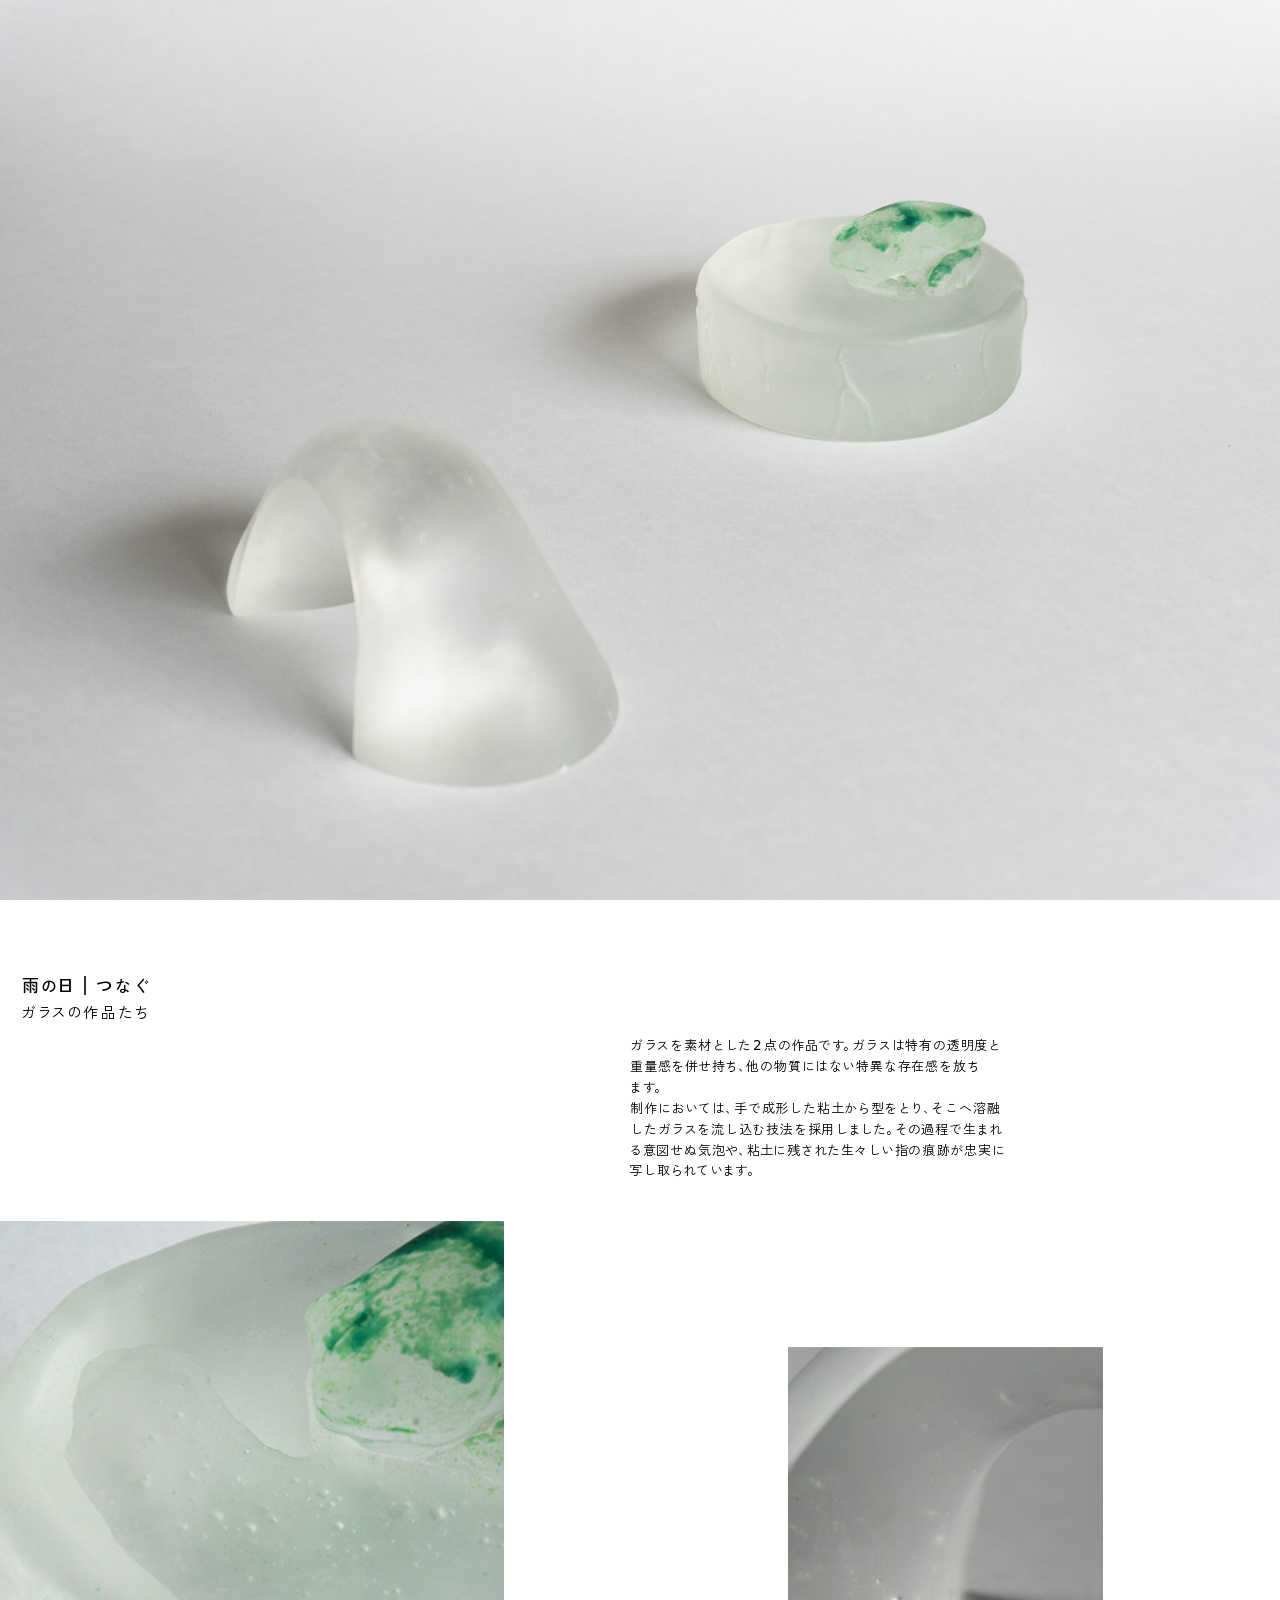
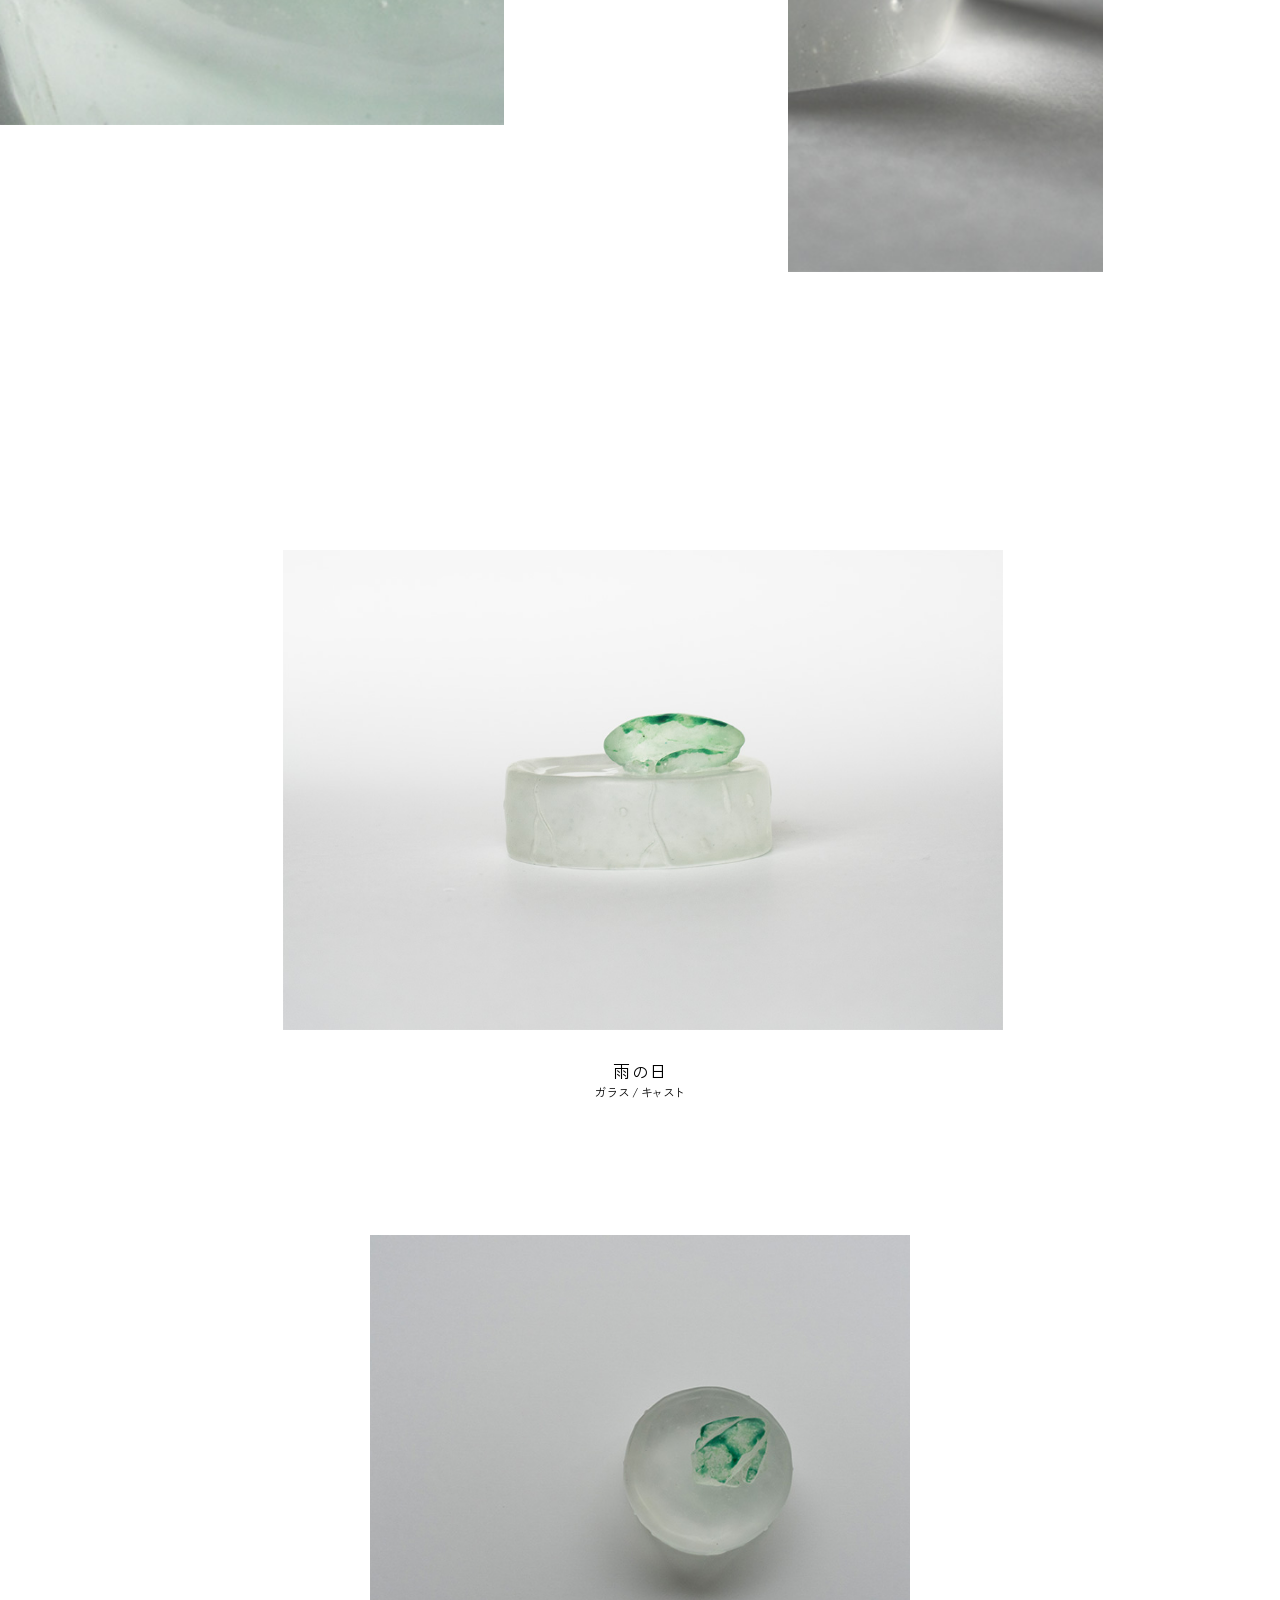
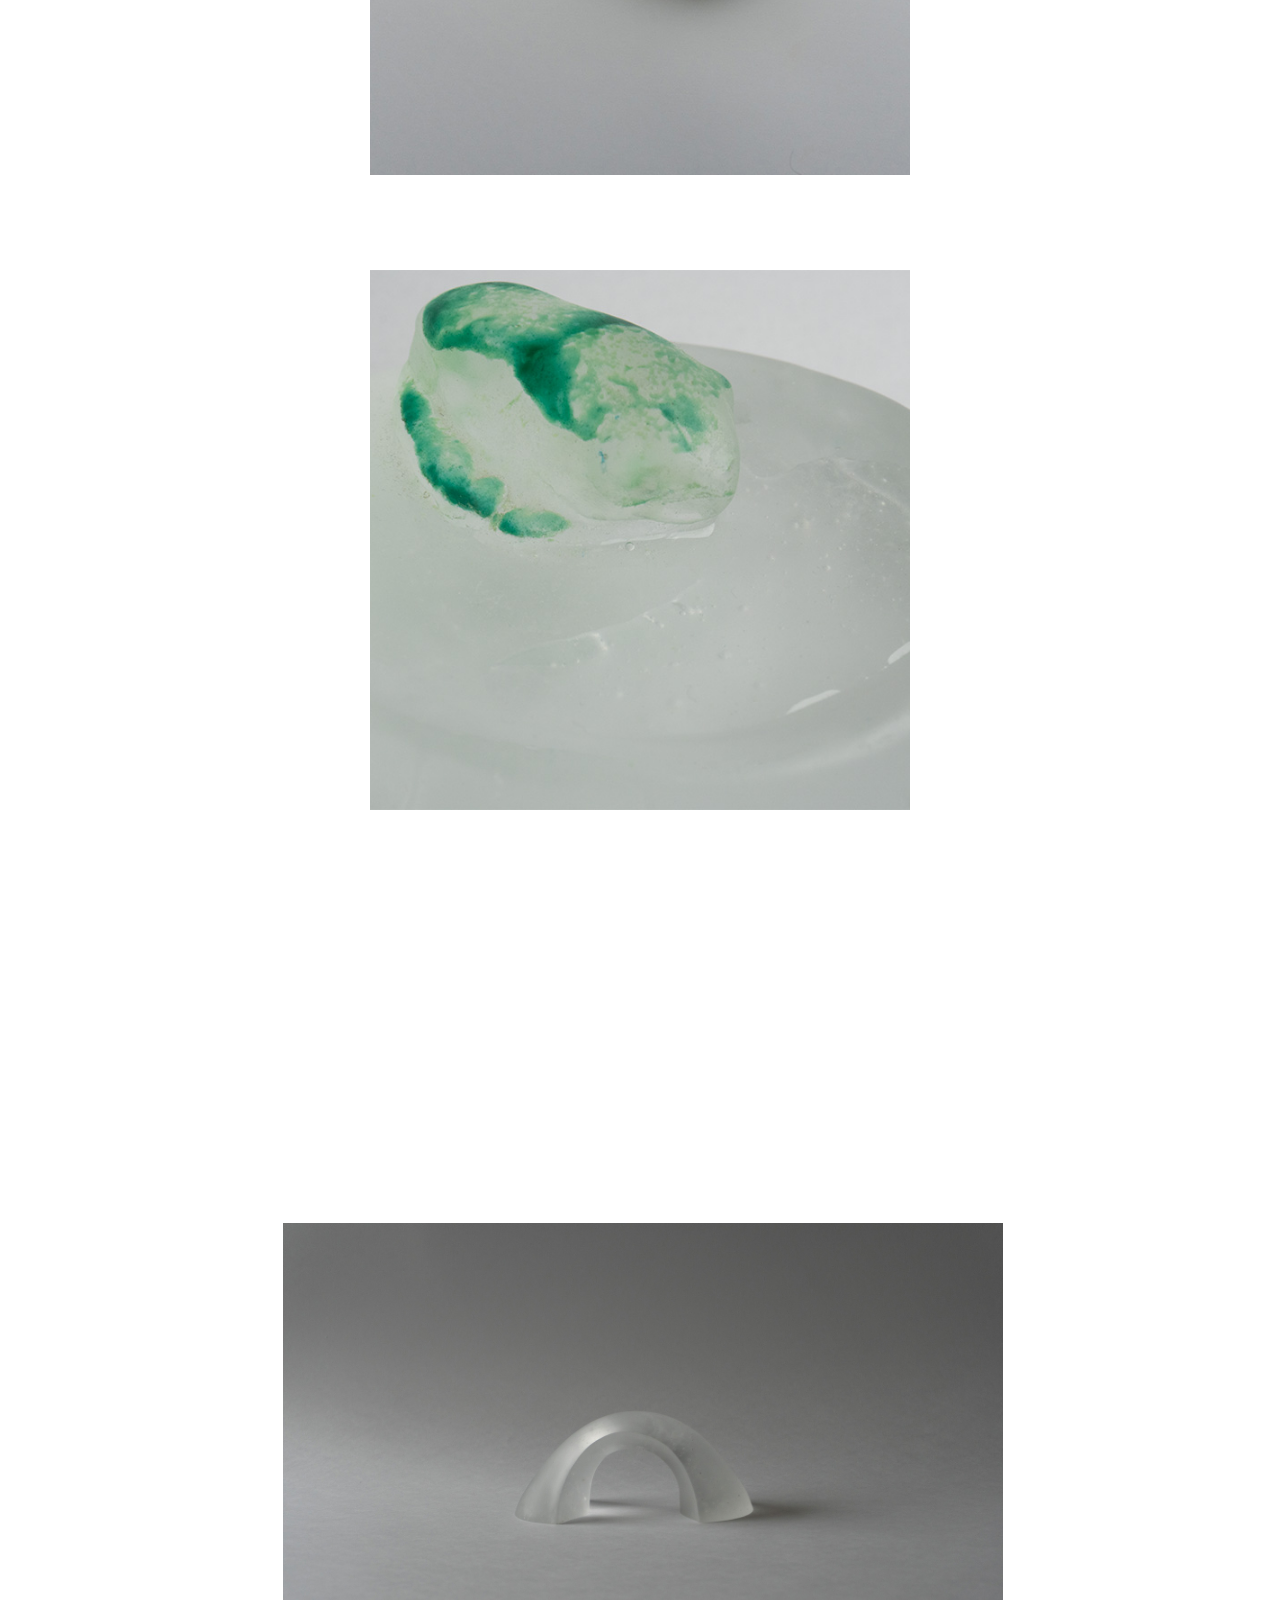
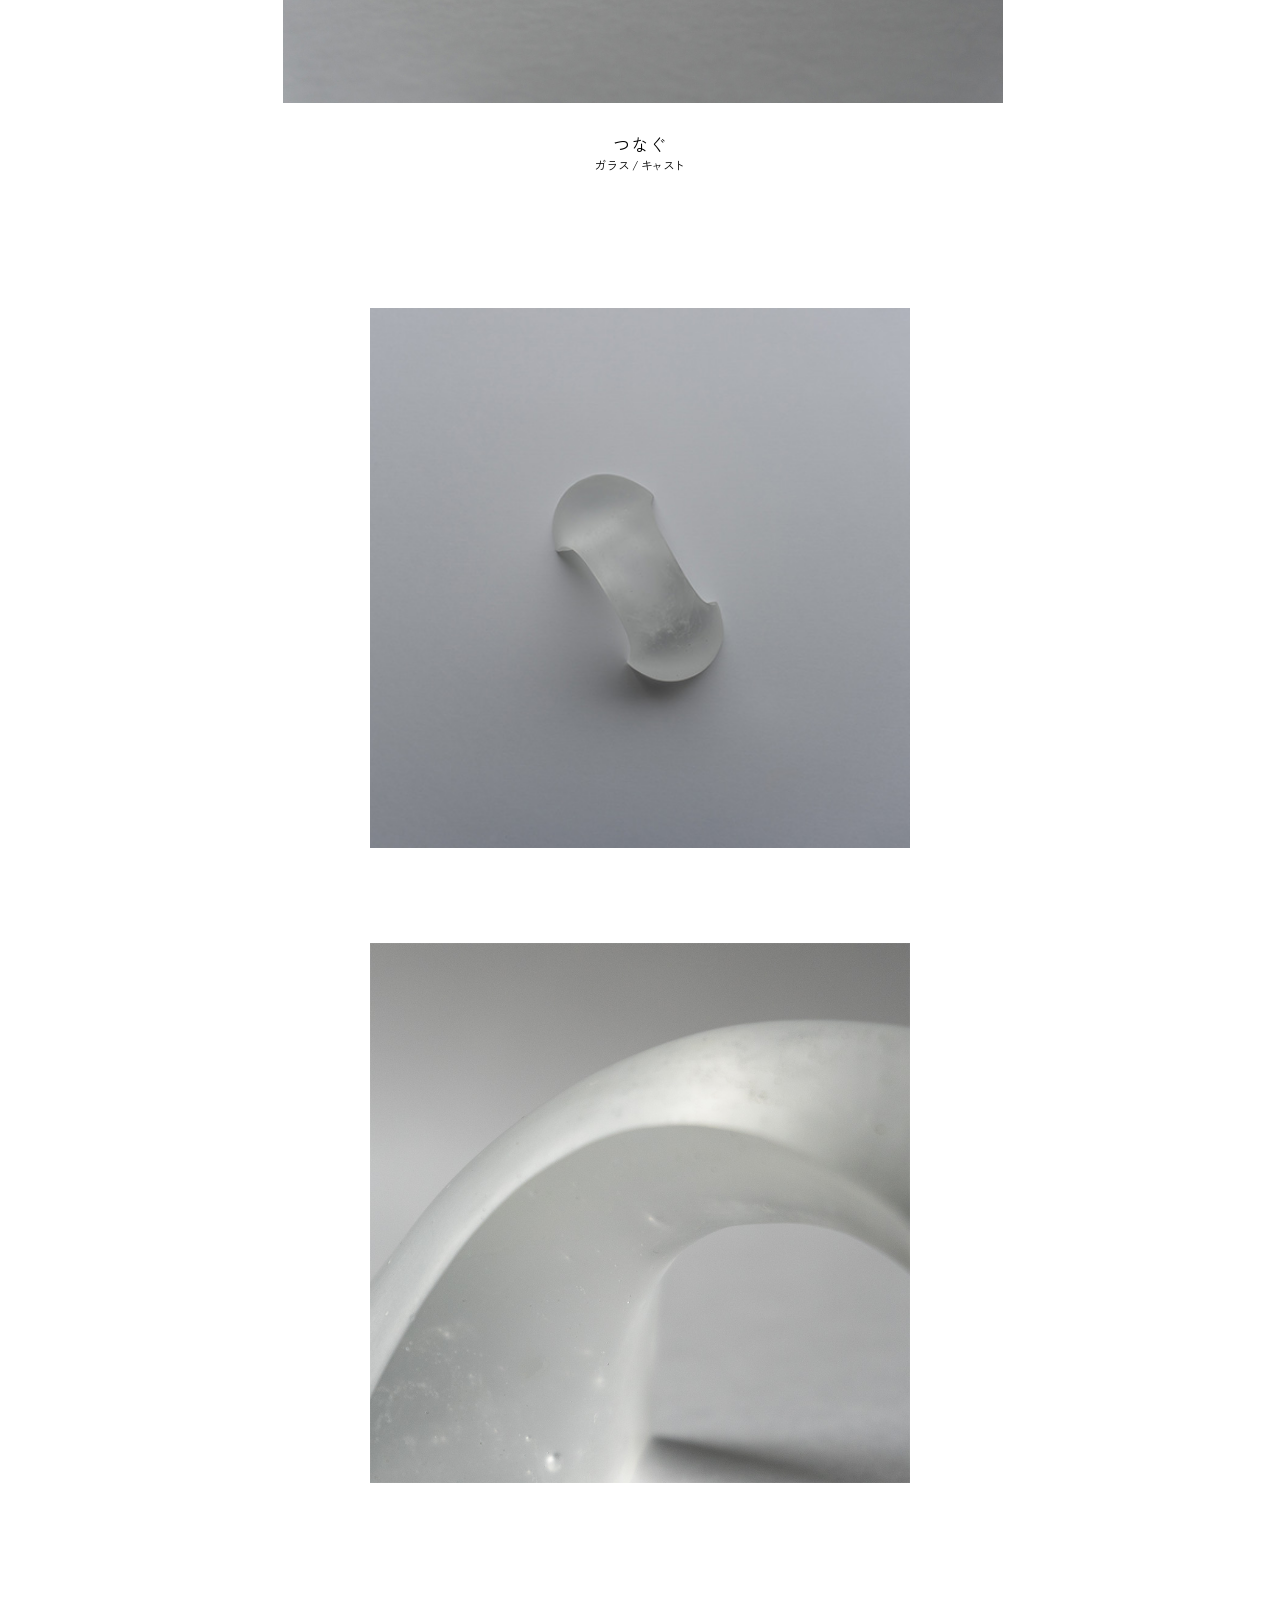
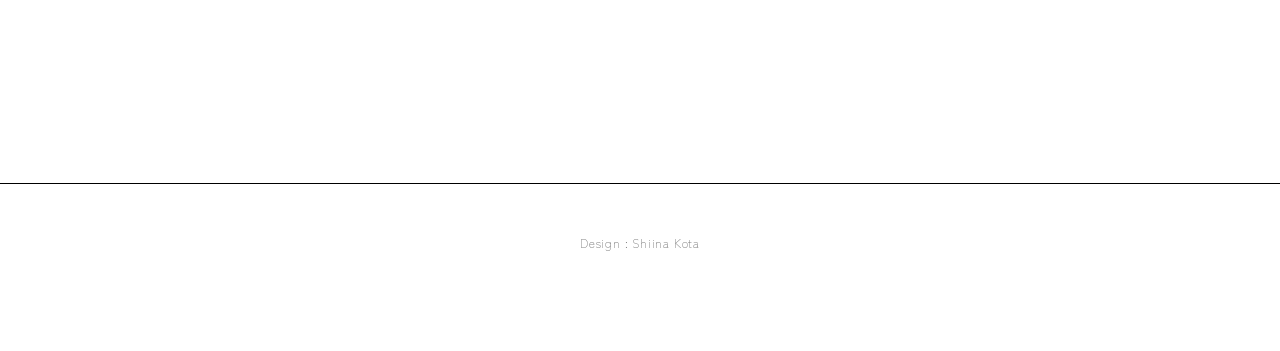
<file: index.html>
<!doctype html>
<html lang="ja">
<head>
	<meta charset="UTF-8">
	<meta name="viewport" content="width=device-width,initial-scale=1,viewport-fit=cover">
	<title>ガラスの作品たち</title>
	<link rel="stylesheet" href="css/style.css">
</head>
<body>
<div class="main" id="top">
	<img class="main-image" src="image/hero.jpg">
</div>

<div class="f-container">
	<div class="f-item-a">
		<div class="text-1">
			<div class="title-container">
				<h3>
					<span class="k-plus-05">雨</span><span class="no">の</span><span class="hi">日</span>
				</h3>
				<div class="title-line"></div>
				<h3>
					<span class="k-plus-05">つ</span><span class="na">な<span class="k-minus-05"><span class="gu">ぐ</span></span></span>
				</h3>
			</div>
		
			<p class="subtitle">
				ガラ<span class="k-minus-1">ス</span><span class="k-plus-05">の</span><span class="k-plus-1">作</span><span class="k-plus-1">品</span>たち
			</p>
		</div>
	</div>
	<div class="f-item-b">
		<div class="text-2">
			<p class="lead">
				<span>ガラ<span class="k-minus-1">ス</span></span>を素材と<span class="k-minus-05">し</span><span class="k-minus-05">た</span><span><span class="num">2</span>点</span>の<span class="k-minus-05">作</span>品<span>で<span class="k-minus-05">す</span><span class="period-su">。</span></span><span>ガラ<span class="k-minus-1">ス</span>は</span>特有の透明度と重量感を<span class="k-minus-05">併</span><span class="k-minus-05">せ</span><span>持ち<span class="comma-1">、</span></span>他の物質にはな<span class="k-minus-05">い</span>特異な存在感を放ち<span><span class="k-minus-05">ま</span><span class="k-minus-05">す</span><span class="period-su">。</span></span><br>
				制作におい<span class="k-minus-05">て</span><span>は<span class="comma-2">、</span></span>手で成形した粘土か<span class="k-minus-1">ら</span>型を<span><span class="k-minus-05">と</span><span class="k-minus-1">り</span><span class="comma-1">、</span></span>そこへ<span>溶融</span>した<span>ガラ<span class="k-minus-1">ス</span><span class="k-minus-05">を</span></span>流し込む<span>技法</span>を採用し<span class="k-minus-1">ま</span><span><span class="k-minus-1">し</span><span class="k-minus-05">た</span><span class="period-ta">。</span></span>そ<span class="k-minus-1">の</span>過程で生<span class="k-minus-05">ま</span><span class="k-minus-05">れ</span><span class="k-minus-05">る</span><span class="k-minus-05">意</span>図せぬ<span>気泡</span><span>や<span class="comma-1">、</span></span>粘土<span class="k-minus-05">に</span>残さ<span class="k-minus-1">れ</span><span class="k-minus-05">た</span>生々<span class="k-minus-05">し</span><span class="k-minus-05">い</span><span>指の</span><span class="k-plus-05">痕</span>跡が忠実に<span class="k-minus-05">写</span>し取<span class="k-minus-05">ら</span><span class="k-minus-05">れ</span><span class="k-minus-05">て</span><span><span class="k-minus-05">い</span><span class="k-minus-1">ま</span><span class="k-minus-05">す</span><span class="period-su">。</span></span>
			</p>
		</div>
	</div>
</div>
<div class="f-container">
	<div class="f-item-a">
		<img class="works-image-first" src="image/1.jpg">
	</div>
	<div class="f-item-b">
		<img class="works-image-second" src="image/2.jpg">
	</div>
</div>


<div class="container">
	<div class="works-image-main-div">
		<img class="works-image-main-img" src="image/a-main.jpg">
		<p class="works-image-main-title"><span class="k-plus-05">雨</span><span class="no">の</span>日</p>
		<p class="works-image-main-caption">ガ<span class="k-minus-05">ラ</span><span class="k-minus-1"><span class="k-plus-1">ス</span></span><span class="k-plus-1">/</span>キ<span class="k-minus-2">ャ</span><span class="k-minus-1">ス</span><span class="k-minus-2">ト</span></p>
	</div>
</div>


<div class="container">
	<div class="works-image-square-div">
		<div class="trigger" data-button="btn-a">
			<img class="works-image-square-img" src="image/a-1.jpg">
		</div>
	</div>
</div>
<div class="container">
	<div class="works-image-square-div">
		<img class="works-image-square-img" src="image/a-2.jpg">
	</div>
</div>






<div class="container">
	<div class="works-image-main-div">
		<img class="works-image-main-img-2" src="image/b-main.jpg">
		<p class="works-image-main-title"><span class="k-plus-05">つ</span>な<span class="k-minus-05">ぐ</span></p>
		<p class="works-image-main-caption">ガ<span class="k-minus-05">ラ</span><span class="k-minus-1"><span class="k-plus-1">ス</span></span><span class="k-plus-1">/</span>キ<span class="k-minus-2">ャ</span><span class="k-minus-1">ス</span><span class="k-minus-2">ト</span></p>
	</div>
</div>


<div class="container">
	<div class="works-image-square-div">
		<div class="trigger" data-button="btn-b">
			<img class="works-image-square-img" src="image/b-1.jpg">
		</div>
	</div>
</div>
<div class="container">
	<div class="works-image-square-div">
		<img class="works-image-square-img" src="image/b-2.jpg">
	</div>
</div>

<div class="footer">
	<p class="fotter-credit">
	Design : Shiina Kota
	</p>
	<div class="trigger" data-button="btn-c"></div>
</div>


<a id="btn-a" href="rainy_day" class="btn">さ<span class="k-minus-1">ら</span>に詳し<span class="k-minus-15">く</span></a>
<a id="btn-b" href="bridge" class="btn">さ<span class="k-minus-1">ら</span>に詳し<span class="k-minus-15">く</span></a>

<a id="btn-c" href="#top" class="btn">
	<svg id="_top" data-name="top" xmlns="http://www.w3.org/2000/svg" viewBox="0 0 151.65 67.71">
		<polyline class="svg-line top-arrow" points="150.65 66.71 75.83 1 1 66.71"/>
	</svg>
</a>


<script src="javascript/script.js"></script>
</body>
</html>
</file>
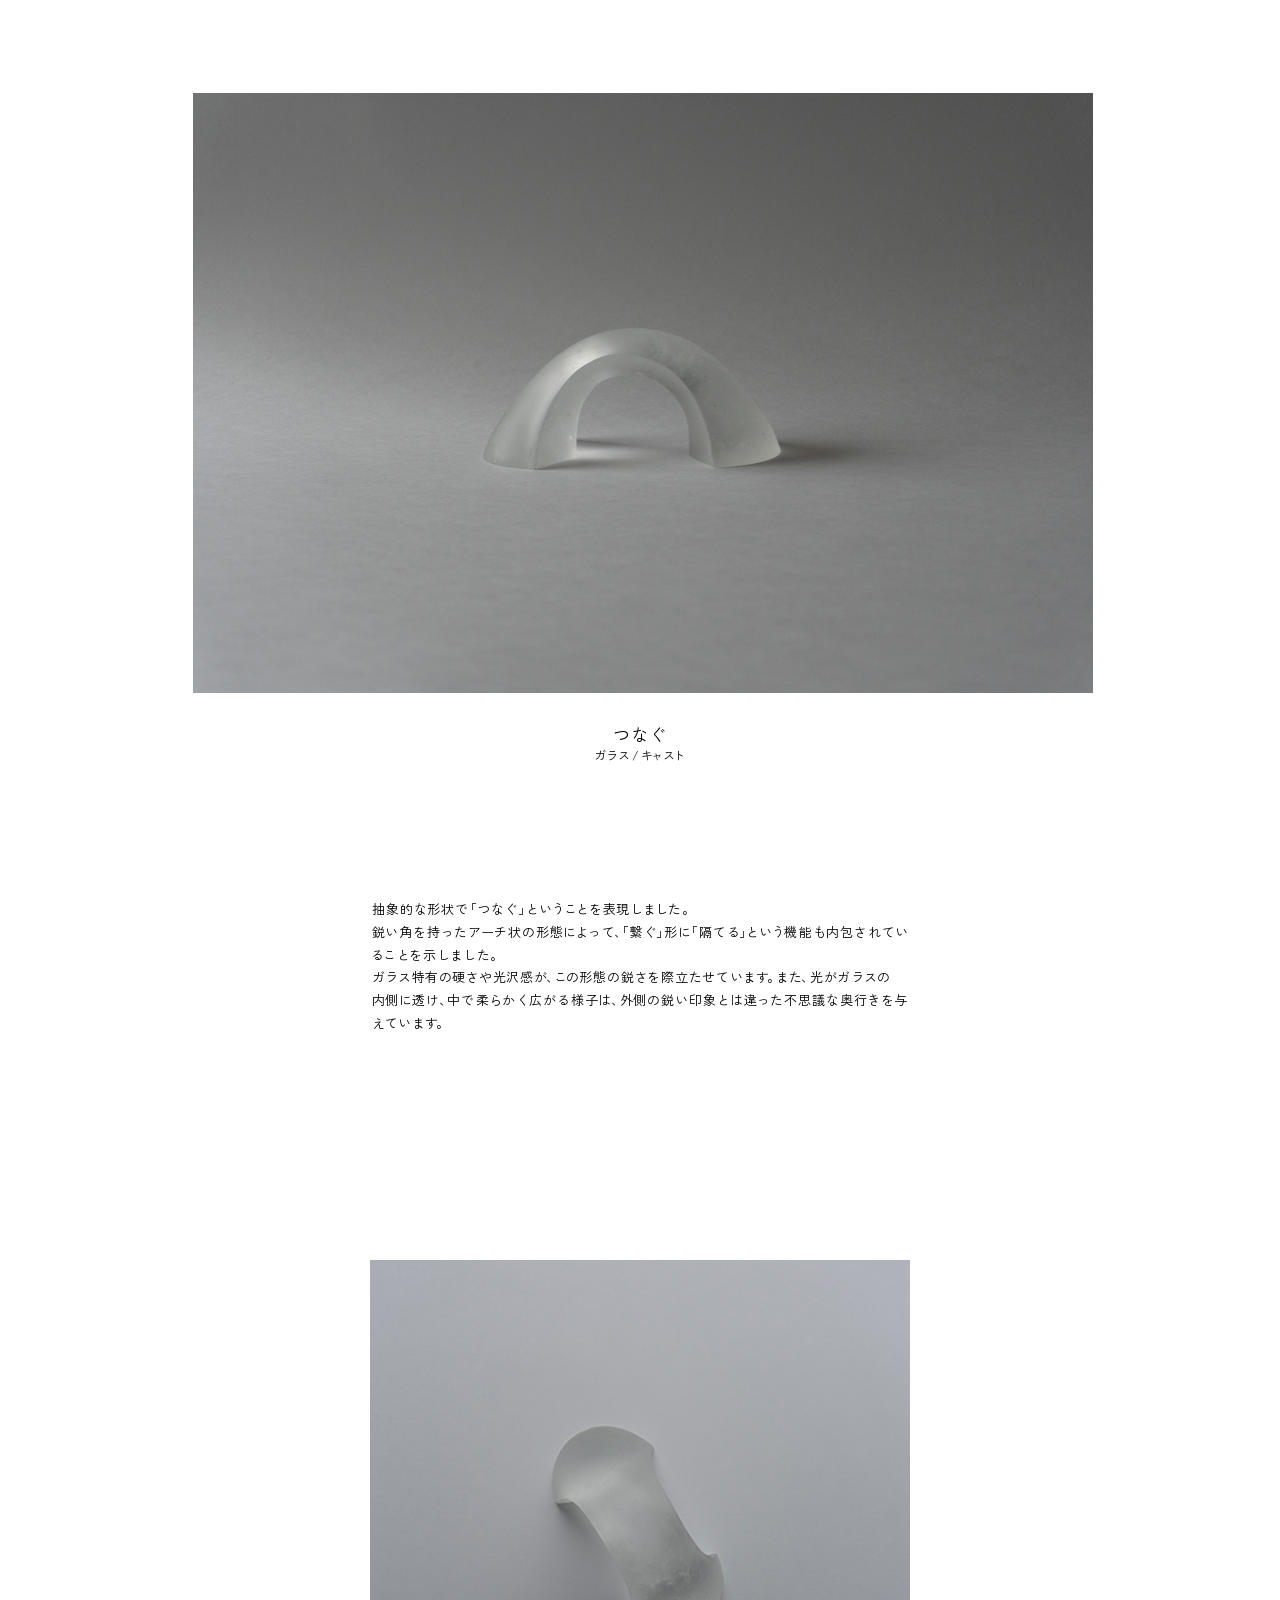
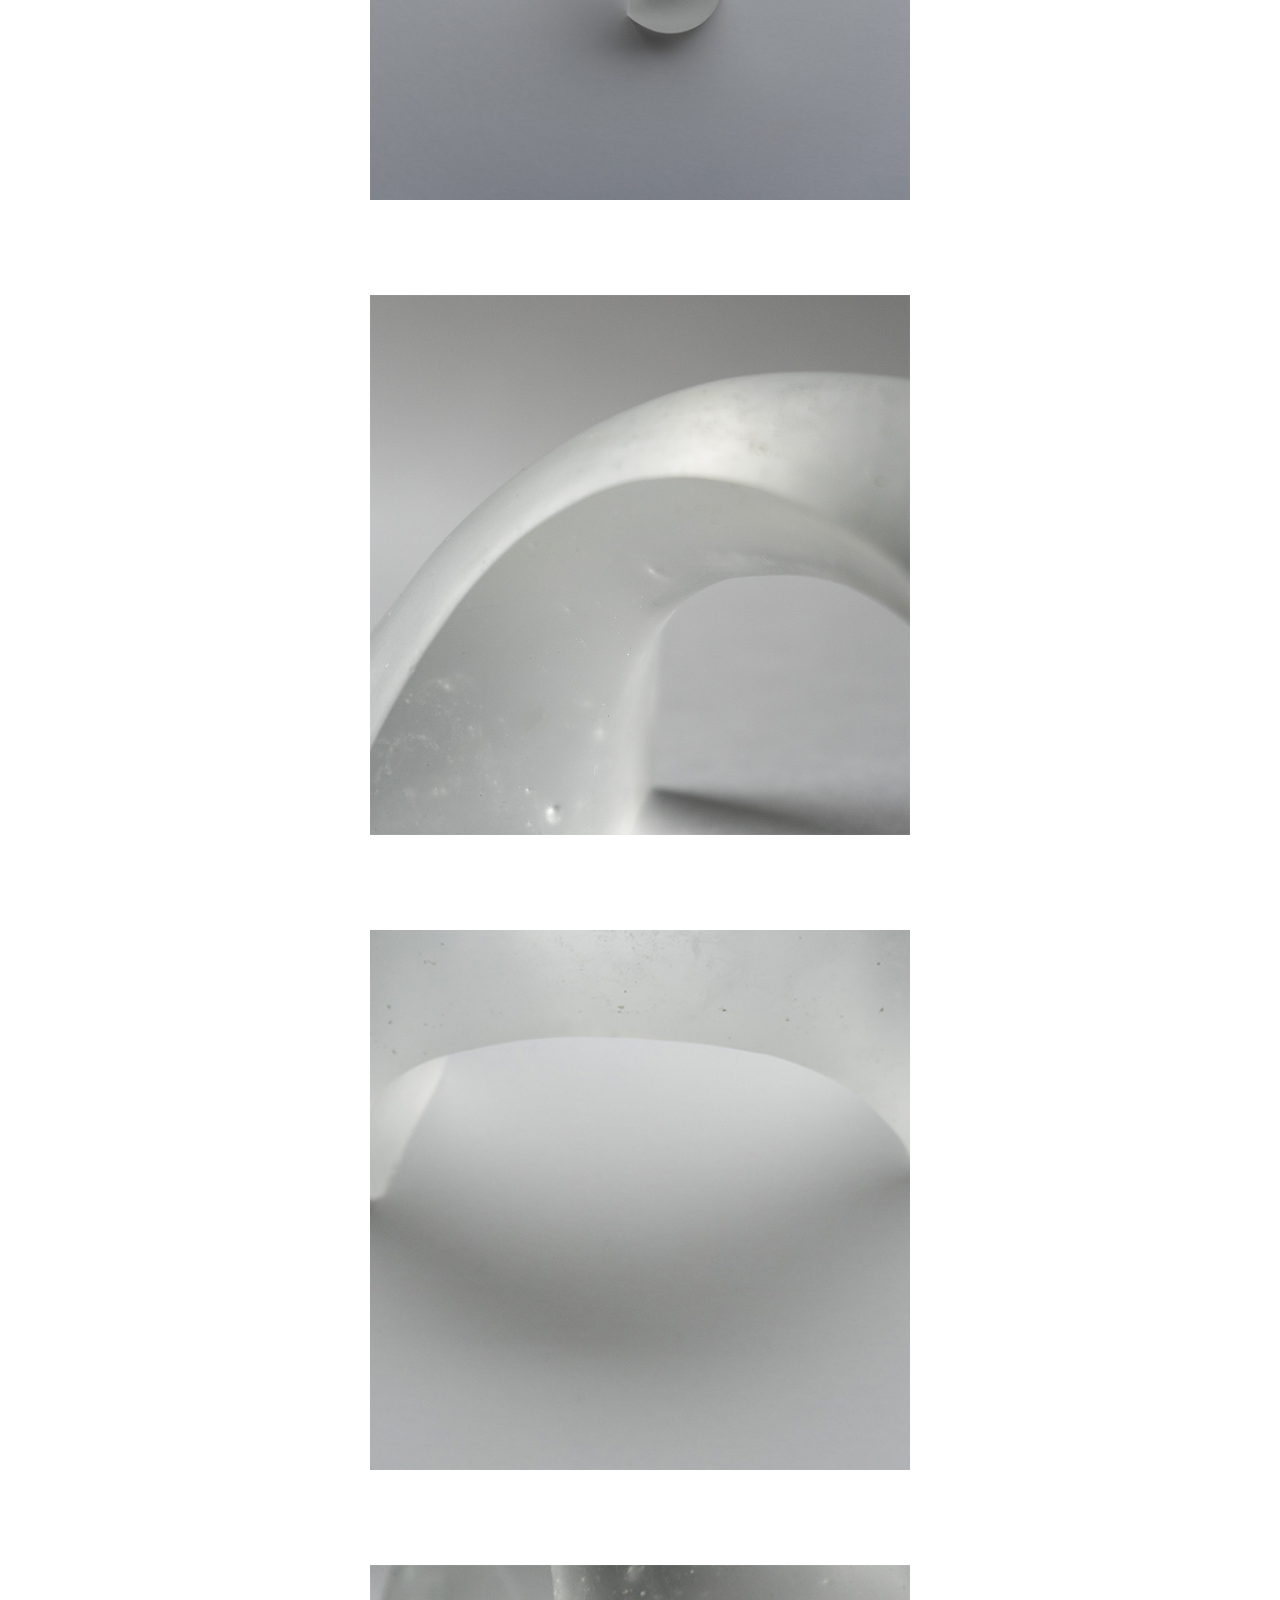
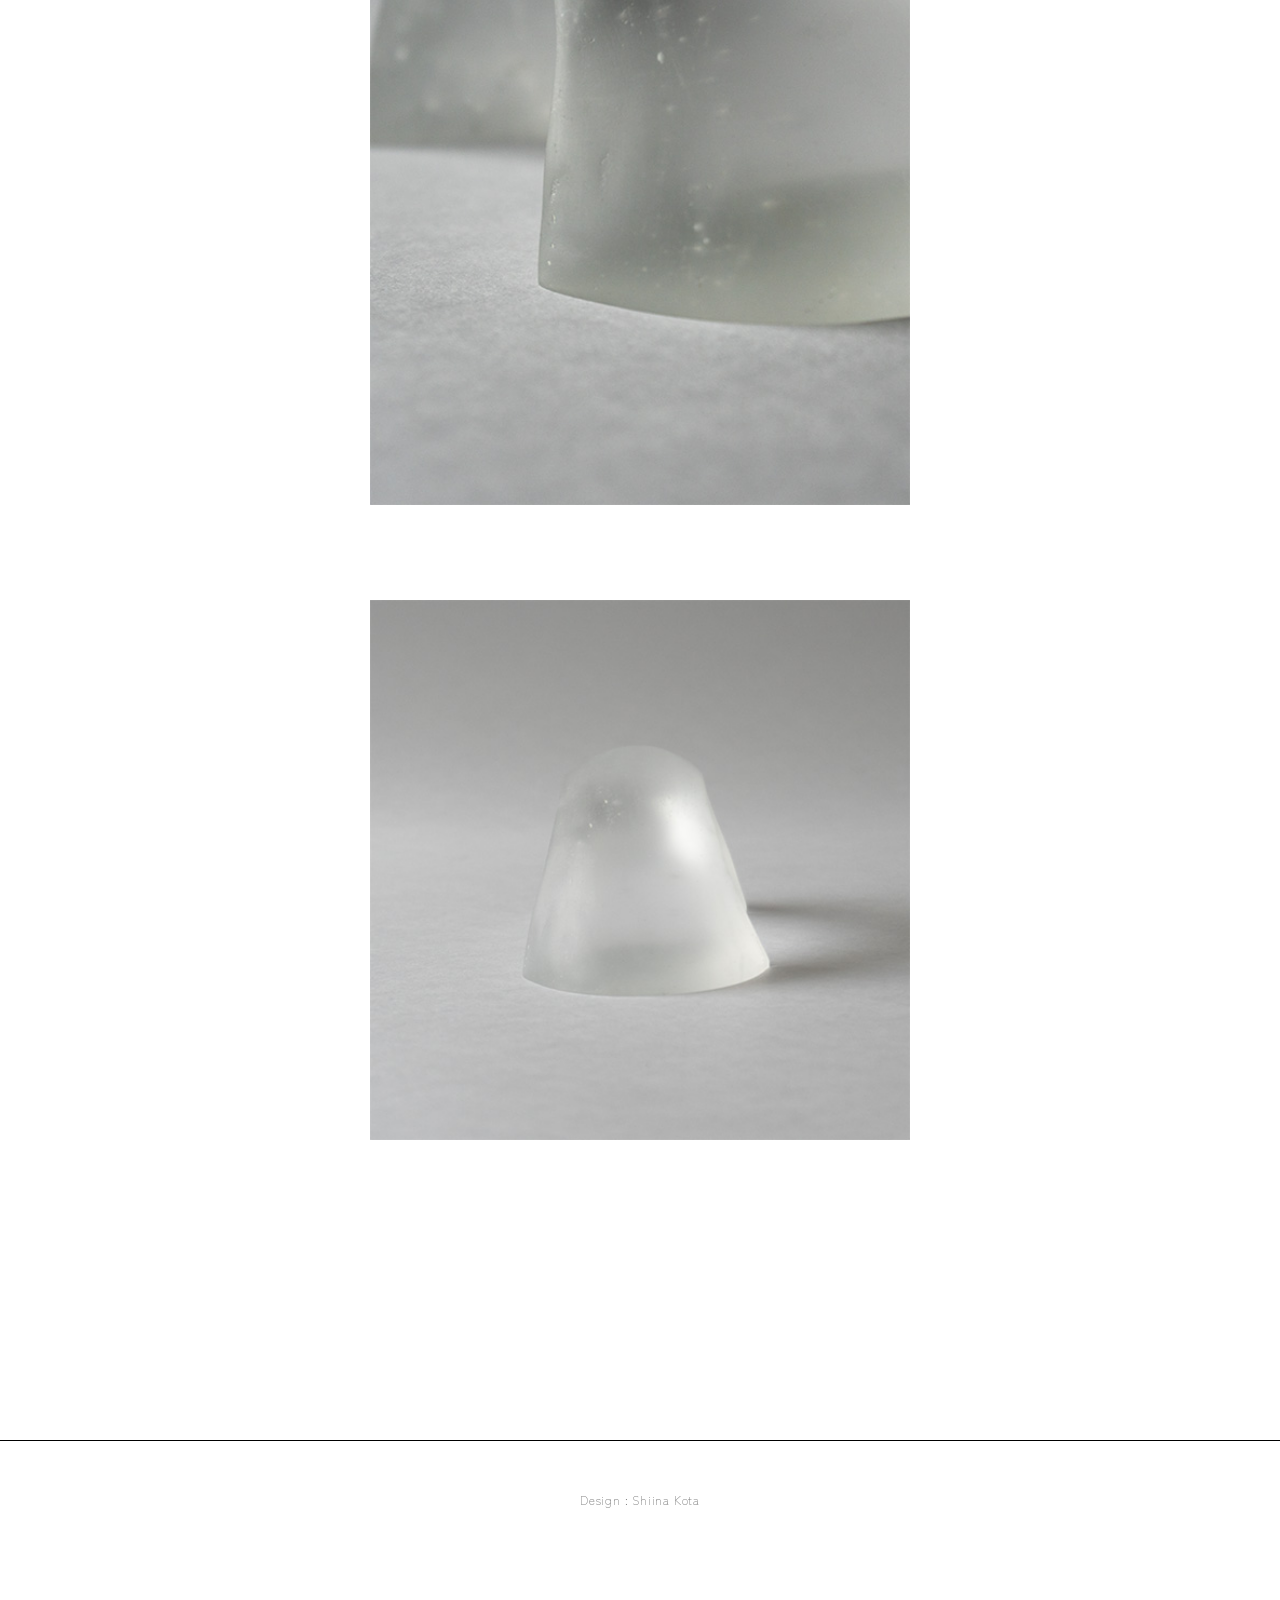
<file: bridge/index.html>
<!doctype html>
<html lang="ja">
<head>
	<meta charset="UTF-8">
	<title>ガラスの作品たち｜つなぐ</title>
	<link rel="stylesheet" href="../css/style.css">
</head>
<body>
<div class="container">
	<div class="works-detail-main-div">
		<img class="works-image-main-img" src="../image/b-main.jpg">
		<p class="works-image-main-title"><span class="k-plus-05">つ</span>な<span class="k-minus-05">ぐ</span></p>
		<p class="works-image-main-caption">ガ<span class="k-minus-05">ラ</span><span class="k-minus-1"><span class="k-plus-1">ス</span></span><span class="k-plus-1">/</span>キ<span class="k-minus-2">ャ</span><span class="k-minus-1">ス</span><span class="k-minus-2">ト</span></p>
	</div>
</div>

<div class="container">
	<div class="works-image-square-div">
		<p class="statement">
			<span class="k-plus-05">抽</span>象的な形状で<span class="cb-l-1">「</span>つな<span class="k-minus-1">ぐ</span><span class="cb-r-1">」</span>と<span class="k-minus-05">い</span><span class="k-minus-1">う</span><span class="k-minus-15">こ</span><span class="k-minus-1">と</span><span class="k-minus-1">を</span><span>表現し<span class="k-minus-1">ま</span><span class="k-minus-1">し</span><span class="k-minus-05">た</span><span class="period-ta">。</span></span><br>
			鋭い角を持ったア<span class="k-minus-1">ー</span>チ状の形態に<span class="k-minus-1">よ</span><span class="k-minus-1">っ</span><span class="k-minus-05">て</span><span class="comma-1">、</span><span><span class="cb-l-2">「</span>繋ぐ<span class="cb-r-2">」</span></span>形に<span><span class="cb-l-3">「</span>隔てる<span class="cb-r-3">」</span></span>と<span class="k-minus-05">い</span><span class="k-minus-1">う</span><span class="k-minus-1"><span class="k-plus-05">機</span></span>能も<span>内包</span>されて<span class="k-minus-05">い</span><span class="k-minus-05">る</span><span class="k-minus-1">こ</span><span class="k-minus-05">と</span><span><span class="k-minus-1">を</span>示し<span class="k-minus-05">ま</span><span class="k-minus-05">し</span>た<span class="period-ta">。</span></span><br>
			<span>ガラ<span class="k-minus-1">ス</span>特有<span class="k-minus-05">の</span>硬さ<span class="k-minus-1">や</span>光沢感が<span class="comma-1">、</span><span class="k-minus-1">こ</span><span class="k-minus-1">の</span><span class="k-minus-05">形</span>態の鋭さ<span class="k-minus-1">を</span>際立たせてい<span class="k-minus-1">ま</span><span class="k-minus-05">す</span><span class="period-su">。</span>ま<span class="k-minus-05">た</span><span class="comma-1">、</span>光が<span>ガラ<span class="k-minus-1">ス</span></span><span class="k-minus-05">の</span><span>内側</span>に<span><span class="k-minus-05">透</span>け<span class="comma-1">、</span></span>中<span class="k-plus-05">で</span>柔ら<span class="k-minus-05">か</span><span class="k-minus-05">く</span>広がる様子は<span class="comma-1">、</span>外側の鋭い<span class="k-plus-05">印</span>象と<span class="k-minus-05">は</span>違<span class="k-minus-05">っ</span><span class="k-minus-05">た</span><span>不思<span class="k-plus-05">議</span></span>な奥行き<span class="k-minus-05">を</span>与え<span class="k-minus-05">て</span>い<span><span class="k-minus-05">ま</span><span class="k-minus-05">す</span><span class="period-su">。</span></span>
		</P>
	</div>
</div>

<div class="container">
	<div class="works-image-square-div">
		<img class="works-image-square-img" src="../image/b-1.jpg">
	</div>
</div>
<div class="container">
	<div class="works-image-square-div">
		<img class="works-image-square-img" src="../image/b-2.jpg">
	</div>
</div>
<div class="container">
	<div class="works-image-square-div">
		<img class="works-image-square-img" src="../image/b-3.jpg">
	</div>
</div>
<div class="container">
	<div class="works-image-square-div">
		<img class="works-image-square-img" src="../image/b-4.jpg">
	</div>
</div>
<div class="container">
	<div class="works-image-square-div">
		<img class="works-image-square-img" src="../image/b-5.jpg">
	</div>
</div>

<div class="trigger" data-button="btn-d"></div>
</div>

<div class="footer">
<p class="fotter-credit">
Design : Shiina Kota
</p>

<a id="btn-d" href="../index.html" class="btn">
	<svg id="back" data-name="back" xmlns="http://www.w3.org/2000/svg" viewBox="0 0 70.71 88.82">
		<polyline class="svg-line back-arrow" points="68.21 2.5 2.5 44.41 68.21 86.32"/>
	</svg>
</a>

<script src="../javascript/script.js"></script>
</body>
</html>
</file>
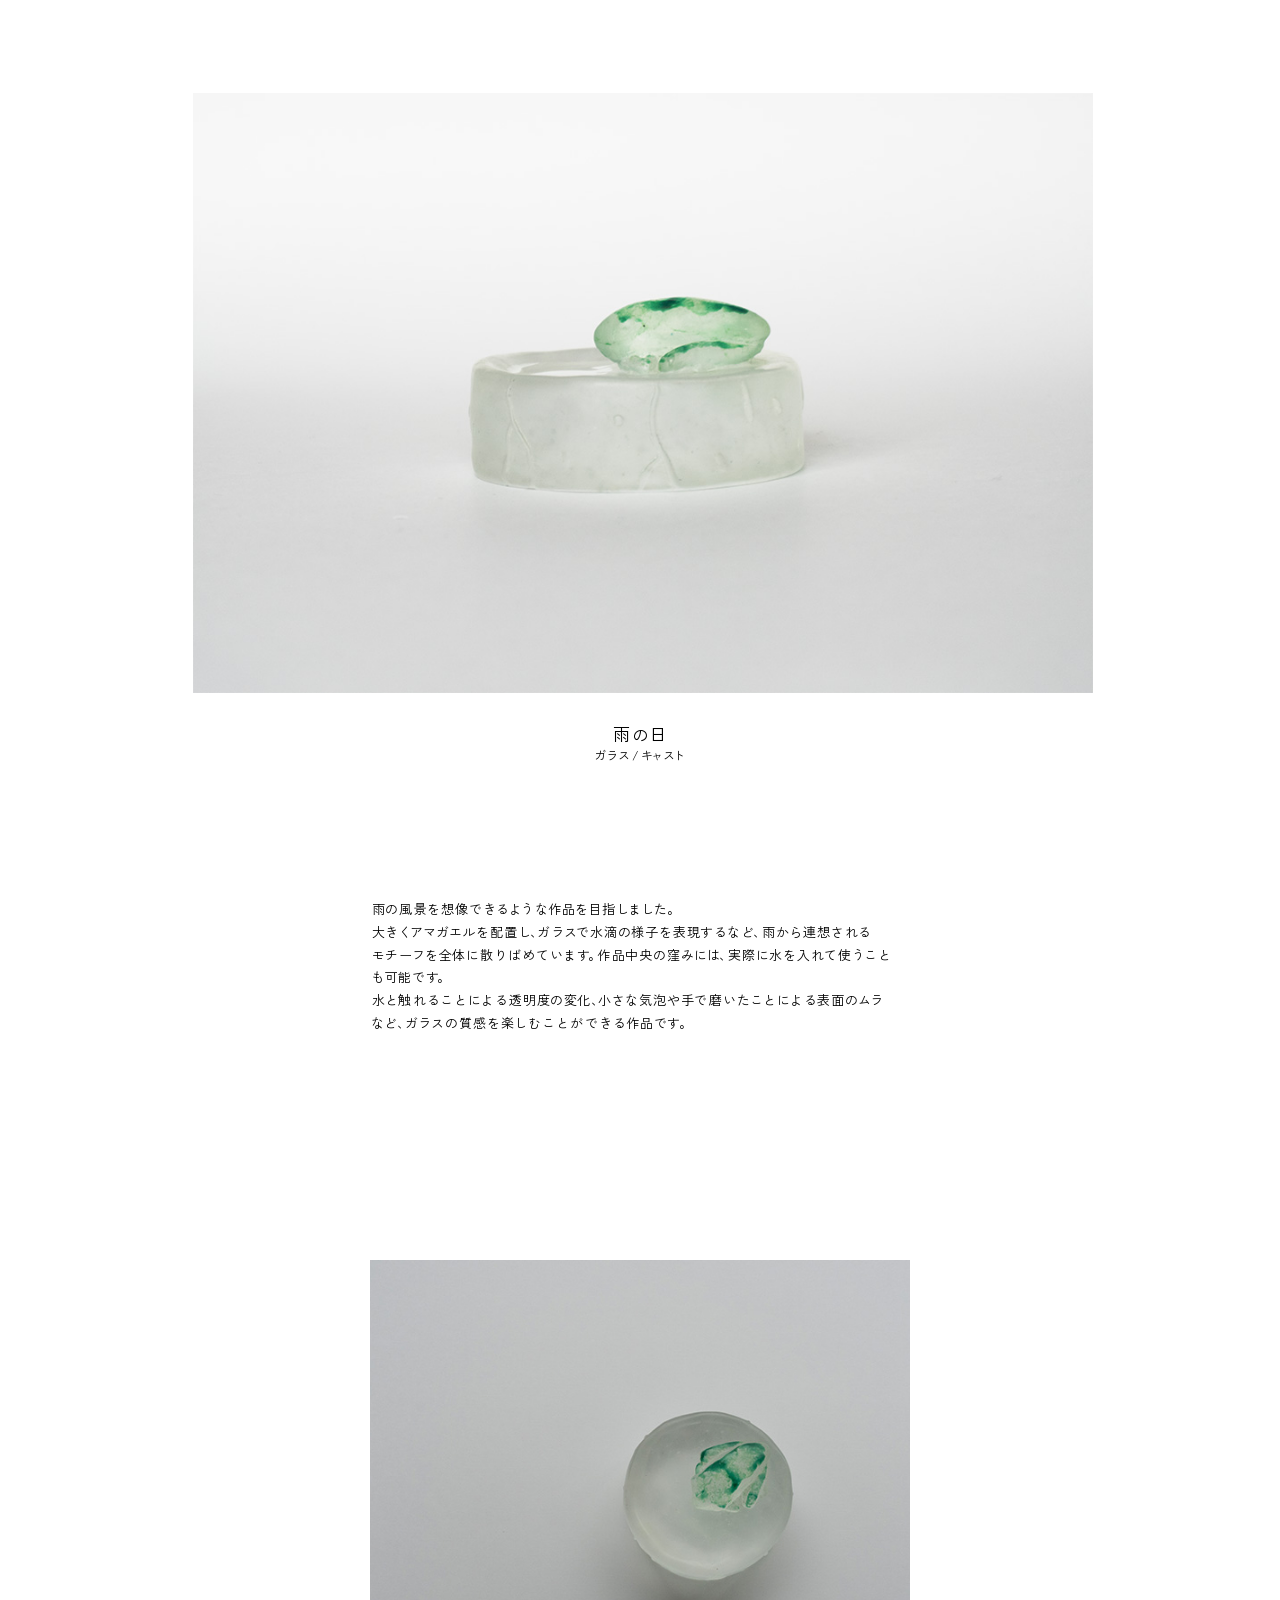
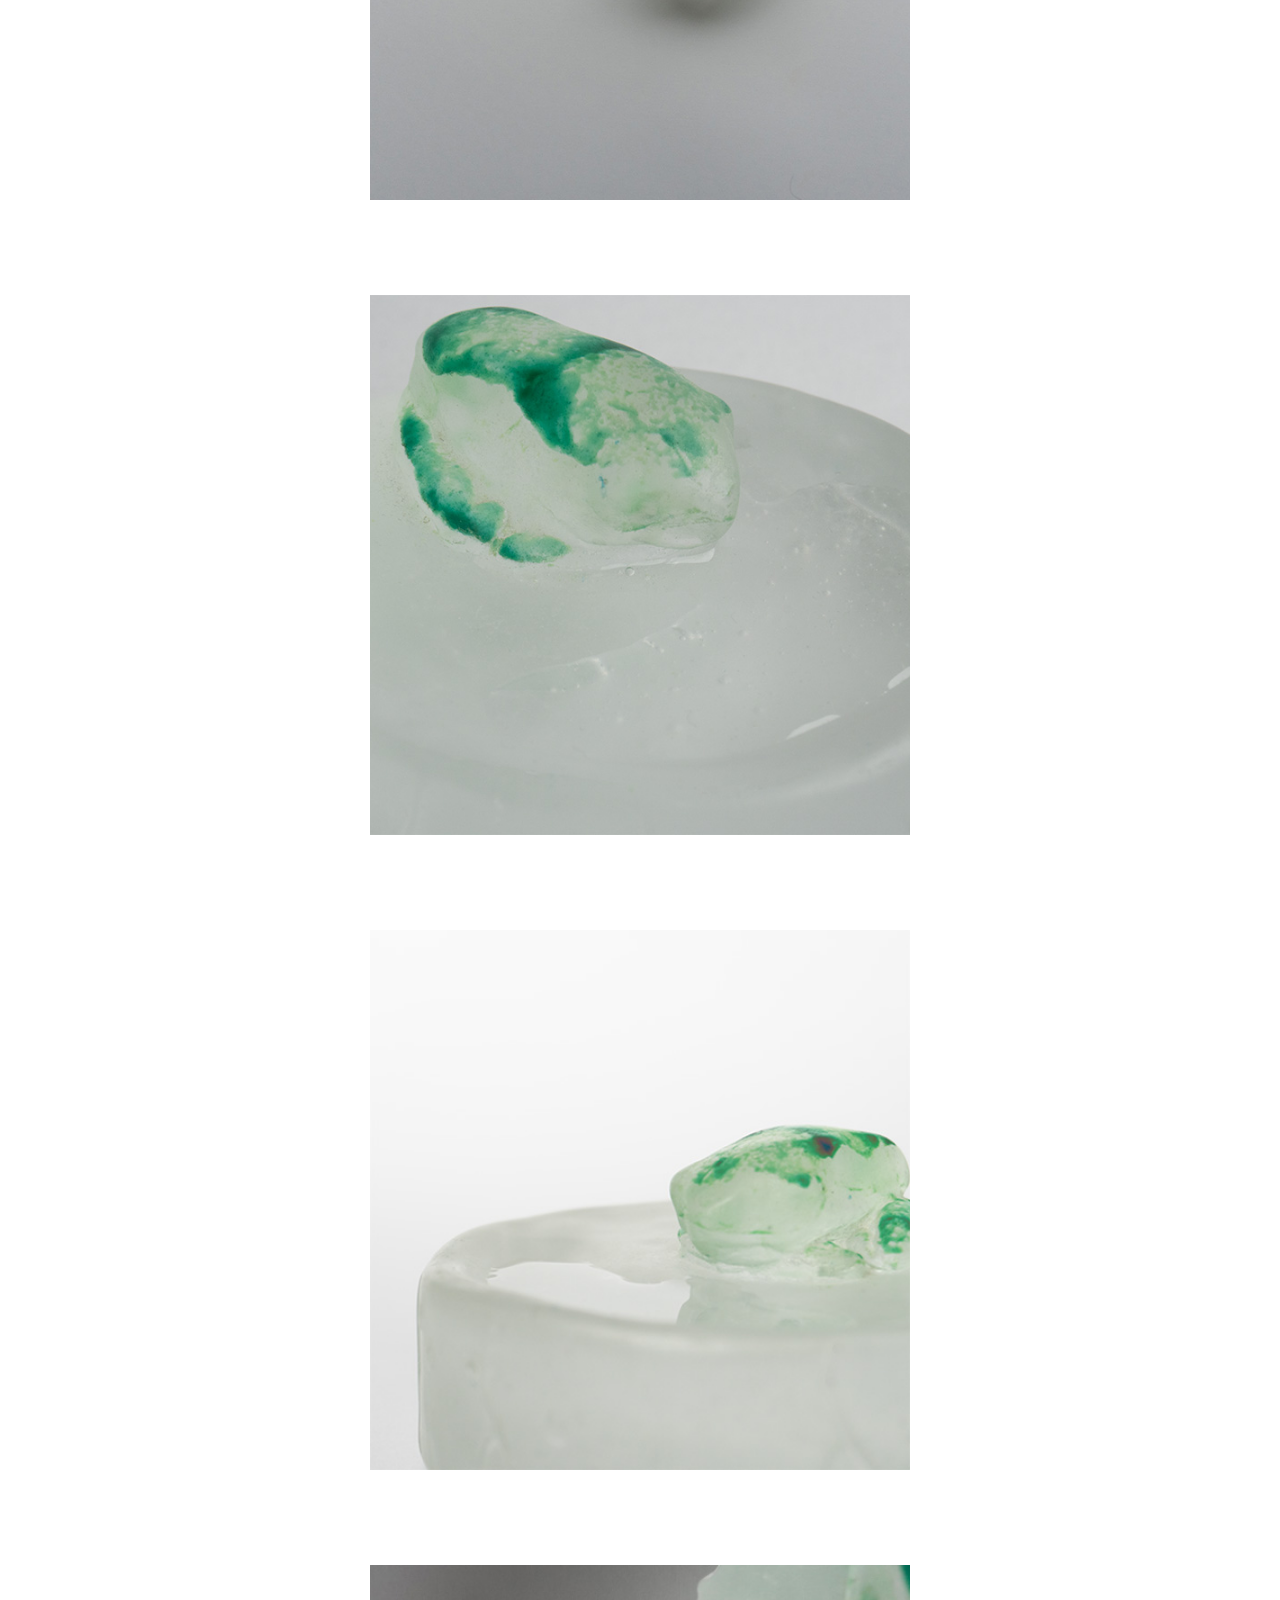
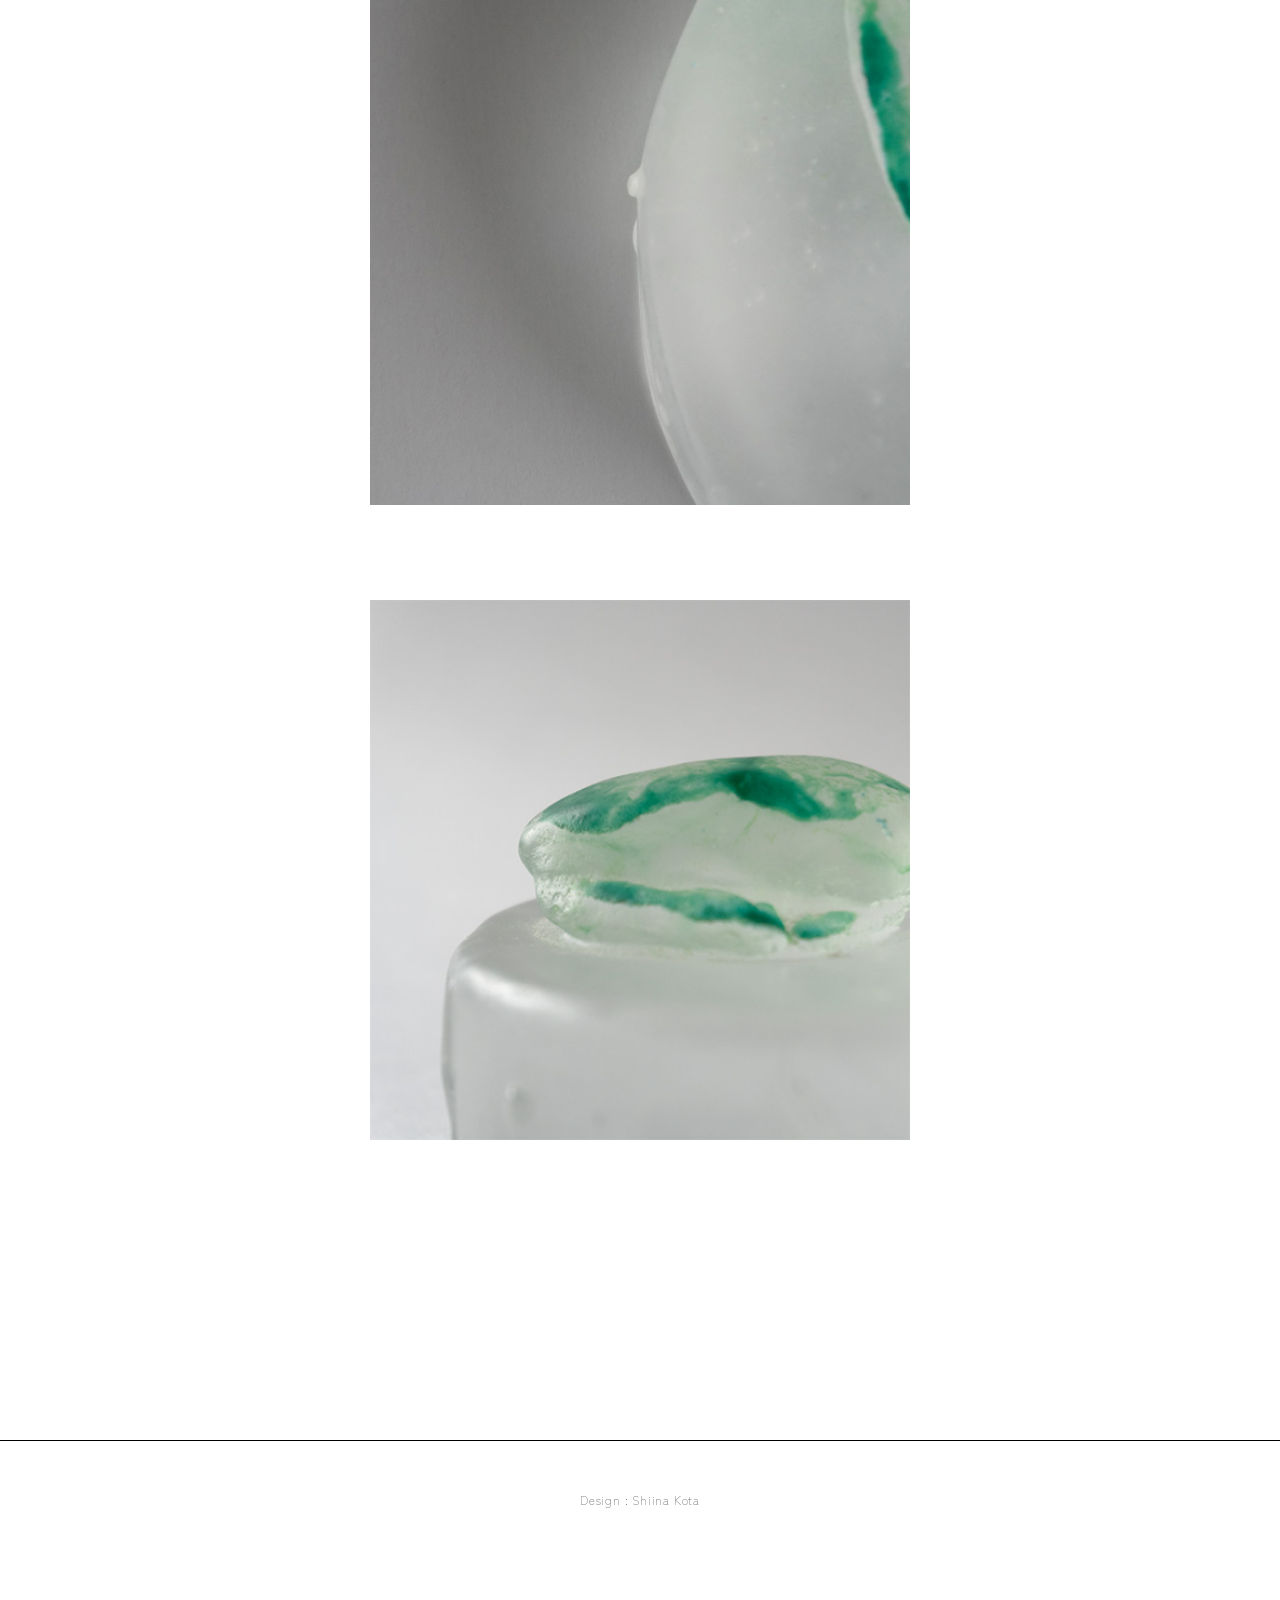
<file: rainy_day/index.html>
<!doctype html>
<html lang="ja">
<head>
	<meta charset="UTF-8">
	<title>ガラスの作品たち｜雨の日</title>
	<link rel="stylesheet" href="../css/style.css">
</head>
<body>
<div class="container">
	<div class="works-detail-main-div">
		<img class="works-image-main-img" src="../image/a-main.jpg">
		<p class="works-image-main-title"><span class="k-plus-05">雨</span><span class="no">の</span>日</p>
		<p class="works-image-main-caption">ガ<span class="k-minus-05">ラ</span><span class="k-minus-1"><span class="k-plus-1">ス</span></span><span class="k-plus-1">/</span>キ<span class="k-minus-2">ャ</span><span class="k-minus-1">ス</span><span class="k-minus-2">ト</span></p>
	</div>
</div>
<div class="container">
	<div class="works-image-square-div">
		<p class="statement">
			雨の<span class="k-plus-05">風</span>景を想<span class="k-plus-05">像</span>でき<span class="k-minus-1">る</span><span class="k-minus-05">よ</span><span class="k-minus-1">う</span><span class="k-minus-05">な</span>作品<span class="k-minus-05">を</span><span><span class="k-minus-1">目</span>指し<span class="k-minus-1">ま</span><span class="k-minus-1">し</span><span class="k-minus-05">た</span><span class="period-ta">。</span></span><br>大き<span class="k-minus-1">く</span><span class="k-minus-15">ア</span><span class="k-minus-05">マ</span><span class="k-minus-05">ガ</span><span class="k-minus-05">エ</span><span class="k-minus-05">ル</span>を配置し<span class="comma-1">、</span><span><span class="k-minus-1">ガ</span>ラ<span class="k-minus-1">ス</span></span><span class="k-minus-1">で</span>水滴の様子を表現す<span class="k-minus-05">る</span>な<span class="k-minus-05">ど</span><span class="comma-1">、</span>雨から連想され<span class="k-minus-05">る</span><span>モチー<span class="k-minus-05">フ</span></span><span class="k-minus-05">を</span><span class="k-minus-05">全</span>体に散り<span class="k-plus-05">ば</span>めてい<span class="k-minus-05">ま</span><span>す<span class="period-su"><span class="k-plus-05">。</span></span></span><span class="k-plus-05">作</span>品中央の窪み<span class="k-minus-05">に</span><span class="k-minus-05">は</span><span class="comma-1">、</span>実際に水を入れ<span class="k-minus-05">て</span>使う<span><span class="k-minus-1">こ</span>と</span><span><span class="k-minus-05">も</span>可能<span>です<span class="period-su">。</span></span></span><br>水<span class="k-minus-05">と</span><span class="k-plus-05">触</span>れる<span class="k-minus-05">こ</span>とによる透明度<span class="k-minus-05">の</span>変化<span class="comma-3"><span class="k-plus-05">、</span></span>小さな気泡や手<span class="k-plus-05">で</span><span class="k-plus-05">磨</span>いた<span class="k-minus-05">こ</span><span class="k-minus-05">と</span>に<span class="k-minus-05">よ</span><span class="k-minus-05">る</span>表面の<span><span class="k-minus-1">ム</span><span class="k-minus-1">ラ</span></span><span><span class="k-minus-05">な</span><span class="k-minus-05">ど</span><span class="comma-1">、</span></span><span><span class="k-minus-05">ガ</span>ラ<span class="k-minus-1">ス</span></span><span class="k-plus-05">の</span>質感を楽しむこ<span class="k-plus-05">と</span><span class="k-plus-1">が</span>できる<span><span class="k-minus-05">作</span>品です<span class="period-su">。</span></span>
		</P>
	</div>
</div>

<div class="container">
	<div class="works-image-square-div">
		<img class="works-image-square-img" src="../image/a-1.jpg">
	</div>
</div>

<div class="container">
	<div class="works-image-square-div">
		<img class="works-image-square-img" src="../image/a-2.jpg">
	</div>
</div>
<div class="container">
	<div class="works-image-square-div">
		<img class="works-image-square-img" src="../image/a-3.jpg">
	</div>
</div>
<div class="container">
	<div class="works-image-square-div">
		<img class="works-image-square-img" src="../image/a-4.jpg">
	</div>
</div>
<div class="container">
	<div class="works-image-square-div">
		<img class="works-image-square-img" src="../image/a-5.jpg">
	</div>
</div>

<div class="trigger" data-button="btn-d"></div>
</div>

<div class="footer">
	<p class="fotter-credit">
	Design : Shiina Kota
	</p>
</div>

<a id="btn-d" href="../index.html" class="btn">
	<svg id="back" data-name="back" xmlns="http://www.w3.org/2000/svg" viewBox="0 0 70.71 88.82">
		<polyline class="svg-line back-arrow" points="68.21 2.5 2.5 44.41 68.21 86.32"/>
	</svg>
</a>


<script src="../javascript/script.js"></script>
</body>
</html>
</file>
<file: css/style.css>
/* Light (300) */
@font-face {
	font-family: "ZenKakuGothic";
	src: url("../font/zenkakugothicnew-light.ttf") format("truetype");
	font-weight: 300;
	font-style: normal;
}

/* Regular (400) */
@font-face {
	font-family: "ZenKakuGothic";
	src: url("../font/zenkakugothicnew-regular.ttf") format("truetype");
	font-weight: 400;
	font-style: normal;
}

/* Medium (500) */
@font-face {
	font-family: "ZenKakuGothic";
	src: url("../font/zenkakugothicnew-medium.ttf") format("truetype");
	font-weight: 500;
	font-style: normal;
}

/* 文字の設定 */
body{
margin:0;
	color:#000;
	font-family: "ZenKakuGothic", serif;
	font-weight: 300;
	letter-spacing: 0.05em;
}


h3 {
	margin:0;
	font-weight: 500;
	font-size:17px;
	text-align: left;
	padding-bottom:4px;
}

.title-container{
margin:0;
	display: flex;
	align-items: center;
	gap: 9px;
	padding-left:2px;
}
.title-line{
	width: 1.5px;
	height: 1.2em;
	background: #333;
	margin-right: 1.5px;
	margin-bottom: 2.5px;
}

p {
	margin:0;
	font-weight: 400;
	font-size:12px;
	text-align: left;
	
	line-break: strict;
}

.subtitle{
	font-size:15px;
	padding-left:1px;
}
/*メディアクエリ*/
	@media (max-width: 710px) {
	.subtitle{
	padding-bottom:25px;
	}
	}

.main-text{
	margin:20px;
	width:60%;
}

.text-1{
	width:60%;
	padding-left:20px;
	padding-top:2rem;
}

.text-2{
	width:60%;
	margin-top:15%;
	margin-bottom:20px;
}

p.lead{
	font-size:13px;
	font-feature-settings: "palt";
	line-height: 1.6;
}

.text-center {
	text-align: center;
	width:60%;

	animation: scroll-anim linear;
	animation-timeline: view();
	animation-range: entry 0% contain 10%;
}

.text-center-title{
	text-align: cleft;
	width:60%;
	font-weight: 400;
	font-size:17px;

	animation: scroll-anim linear;
	animation-timeline: view();
	animation-range: entry 0% contain 10%;
}
.text-center-caption{
	text-align: center;
	width:60%;
	font-size:10px;

	animation: scroll-anim linear;
	animation-timeline: view();
	animation-range: entry 0% contain 10%;
}

.fotter-credit{
	color:#696969;
	font-weight: 300;
	font-size:12px;
}

span {
	display: inline-block;
}

.nowrap {
	
}

/* 数字の文字間調整 */
.num {
	font-family: system-ui, -apple-system, sans-serif;
	font-weight: 300;
	margin: 0 0.1em;
	font-size: 1.05em;
}

/* 句読点の文字間調整 */
.period-su {
	margin-left: -0.2em;
	margin-right: -0.4em;
}

.period-ta {
	margin-left: -0.05em;
	margin-right: -0.4em;
}
.comma-1 {
	margin-left: -0.1em;
	margin-right: -0.4em;
}
.comma-2 {
	margin-left: -0.05em;
	margin-right: -0.4em;
}
.comma-3 {
	margin-left: 0em;
	margin-right: -0.6em;
}

/* カギ括弧の文字間調整 */
.cb-l-1 {
	margin-left: -0.4em;
	margin-right: 0.0em;
}
.cb-r-1 {
	margin-left: 0em;
	margin-right: -0.4em;
}
.cb-l-2 {
	margin-left: -0.55em;
	margin-right: 0em;
}
.cb-r-2 {
	margin-left: -0.1em;
	margin-right: -0.4em;
}
.cb-l-3 {
	margin-left: -0.5em;
	margin-right: 0.0em;
}
.cb-r-3 {
	margin-left: -0.15em;
	margin-right: -0.5em;
}

/* 日 */
.hi{
	position: relative;
	top: 0.2px;
}

/* の */
.no{
		font-size:16px;
}

/* なぐ */
.na{
	margin-left: 0.025em;
	font-size:16.5px;
}
.gu{
	margin-left: 0.015em;
	font-size:16.5px;
	position: relative;
	top: 0.2px;
}

/* 汎用文字間調整 */
.k-minus-05 {
	margin-left: -0.05em;
}
.k-minus-1 {
	margin-left: -0.1em;
}
.k-minus-15 {
	margin-left: -0.15em;
}
.k-minus-2 {
	margin-left: -0.2em;
}
.k-plus-05 {
	margin-right: 0.05em;
}
.k-plus-1 {
	margin-right: 0.1em;
}
.k-plus-2 {
	margin-right: 0.2em;
}


/* 要素の設定 */
.f-container {
	display: flex;
	padding-top:20px;
}

.f-item-a{
	width: 50%;
}

.f-item-b {
	width: 50%;
	padding-right:20px;
}

.main{
	margin:0;
	padding-bottom:15px;
}

.main-image{
	margin:0;
	padding:0;
	width: 100%;
	height: 100vh;
	object-fit: cover;
}

/*メディアクエリ*/
@media (min-width: 815px) and (max-width: 900px) {
		.main-image{
		height:65vh;
		}
}

@media (max-width: 815px) {
		.main-image{
		height:60vh;
		}
}
@media (max-width: 500px) {
		.main-image{
		height:45vh;
		}
}


.works-image{
	width: 100%;
	aspect-ratio: 1 / 1;
	object-fit: cover;
	height: auto;

	animation: scroll-anim linear;
	animation-timeline: view();
	animation-range: entry 0% contain 10%;
}

.works-image-first{
	width: 80%;
	aspect-ratio: 1 / 1;
	object-fit: cover;
	height: auto;

	animation: scroll-anim linear;
	animation-timeline: view();
	animation-range: entry 0% contain 10%;
}

.works-image-second{
	width: 50%;
	aspect-ratio: 0.6 / 1;
	object-fit: cover;
	height: auto;
	margin-left: 25%;
	margin-top:20%;

	animation: scroll-anim linear;
	animation-timeline: view();
	animation-range: entry 0% contain 10%;
}


.container {
	display: flex;
	justify-content: center;
	margin:0;
}



/*作品のメイン画像*/

.works-image-main-div {
	padding-top:20vh;
	padding-right:20vh;
	padding-left:20vh;
	padding-bottom:10vh;
	width:80vh;
	
	animation: scroll-anim linear;
	animation-timeline: view();
	animation-range: entry 0% contain 10%;
}
	
.works-image-main-img {
	width:100%;
	aspect-ratio: 3 / 2;
	object-fit: cover;
	height: auto;
	padding:3px;
	margin-top:10vh;
	animation: scroll-anim linear;
	animation-timeline: view();
	animation-range: entry 0% contain 10%;
}

.works-image-main-img-2 {
	width:100%;
	aspect-ratio: 3 / 2;
	object-fit: cover;
	height: auto;
	padding:3px;
	margin-top:20vh;
	animation: scroll-anim linear;
	animation-timeline: view();
	animation-range: entry 0% contain 10%;
}

.works-image-main-title{
	padding-top:20px;
	text-align: center;
	font-weight: 400;
	font-size:17px;
}

.works-image-main-caption {
	text-align: center;
}


.works-image-square-div {
	padding:5vh;
	width:60vh;
}
	
.works-image-square-img {
	width:100%;
	aspect-ratio: 1 / 1;
	object-fit: cover;
	height: auto;
	padding:0;

	animation: scroll-anim linear;
	animation-timeline: view();
	animation-range: entry 0% contain 10%;
}

.statement{
	font-size:13px;
	padding-bottom:15vh;
	padding-left:1.5px;
	line-height: 1.75;
}

/*メディアクエリ*/
@media (max-width: 1000px) {

		.works-image-main-div {
		padding:0vh;
		padding-bottom:10vh;
		width:80%;
		}

	.works-image-square-div {
	padding:5vh;
	width:60%;
	}

}

@media (max-width: 710px) {

		.main-text{
		margin:5%;
		width:80%;
		}

		.text-1{
		padding-left:5%;
		}

		.text-2{
		margin-top:0;
		}
		
		.f-container{
		padding-top:20px;
			display: block;
		}
		
		.f-item-a {
		width: 90%;
		padding-left:0;
		padding-right:5%;
		padding-bottom:20px;
		}
		
		.f-item-b {
		width: 90%;
		padding-left:5%;
		padding-right:5%;
		padding-bottom:50px;
		}
		
		.works-image-second{
		margin-left: 50%;
		margin-top:0;
		}

}


@media (min-width: 710px) and (max-width: 1100px) {

		.f-container{
		padding-top:40px;
			display: flex;
		}

}



@keyframes scroll-anim {
	from {
		opacity: 0;
	}
	to {
		opacity: 1;
	}
}


/* フッター */
.footer {
	margin-top:250px;
	border-top: 0.5px solid black;
	padding-top:50px;
	margin-bottom:100px;
	display: grid;
	place-items: center;
}


.works-detail-main-div {
	padding:0vh;
	padding-bottom:10vh;
	width:100vh;
}

@media (max-width: 1000px) {
	.works-detail-main-div {
	padding:0vh;
	padding-bottom:10vh;
	width:80%;
}
}






/* ボタン */
.btn {
	position: fixed;
	bottom: 60px;
	right: 60px;
	font-weight: right;
	padding: 1.5em;
	text-align: center;
	color: #fff;
	text-decoration: none;
	background: rgba(90, 90, 90, 0.2); 
	border: 1px solid rgba(255, 255, 255, 0.3);
	border-radius: 30px;
	backdrop-filter: blur(5px);
	box-shadow: 5px 5px 20px rgba(0, 0, 0, 0.1);

	opacity: 0;
	transform: translateY(20px);
	visibility: hidden;
	transition: all 0.3s ease;
}

.btn.is-show {
	opacity: 1;
	transform: translateY(0);
	visibility: visible;
}

.btn:hover{
	background: rgba(150, 150, 150, 0.2); 
	color:#a9a9a9;
}
.btn:focus-visible {
	color: #000;
	text-decoration: underline;
	outline: 2px solid #000;
}

.btn::before {
	content: "";
	position: absolute;
	top: -40px;
	bottom: -40px;
	left: -40px;
	right: -40px;
}


#btn-c svg {
	width: 45px;
	height: auto;
	display: block;
	transform: translateY(-1px);
}

#btn-d svg {
	width: 30px;
	height: auto;
	display: block;
	transform: translateX(-2px);
}

.svg-line {
	fill: none;
	stroke: #fff;
	stroke-linecap: round;
	stroke-linejoin: round;
}


.top-arrow {
	stroke-width: 5px;
}

.back-arrow {
	stroke-width: 3.5px;
}
</file>
